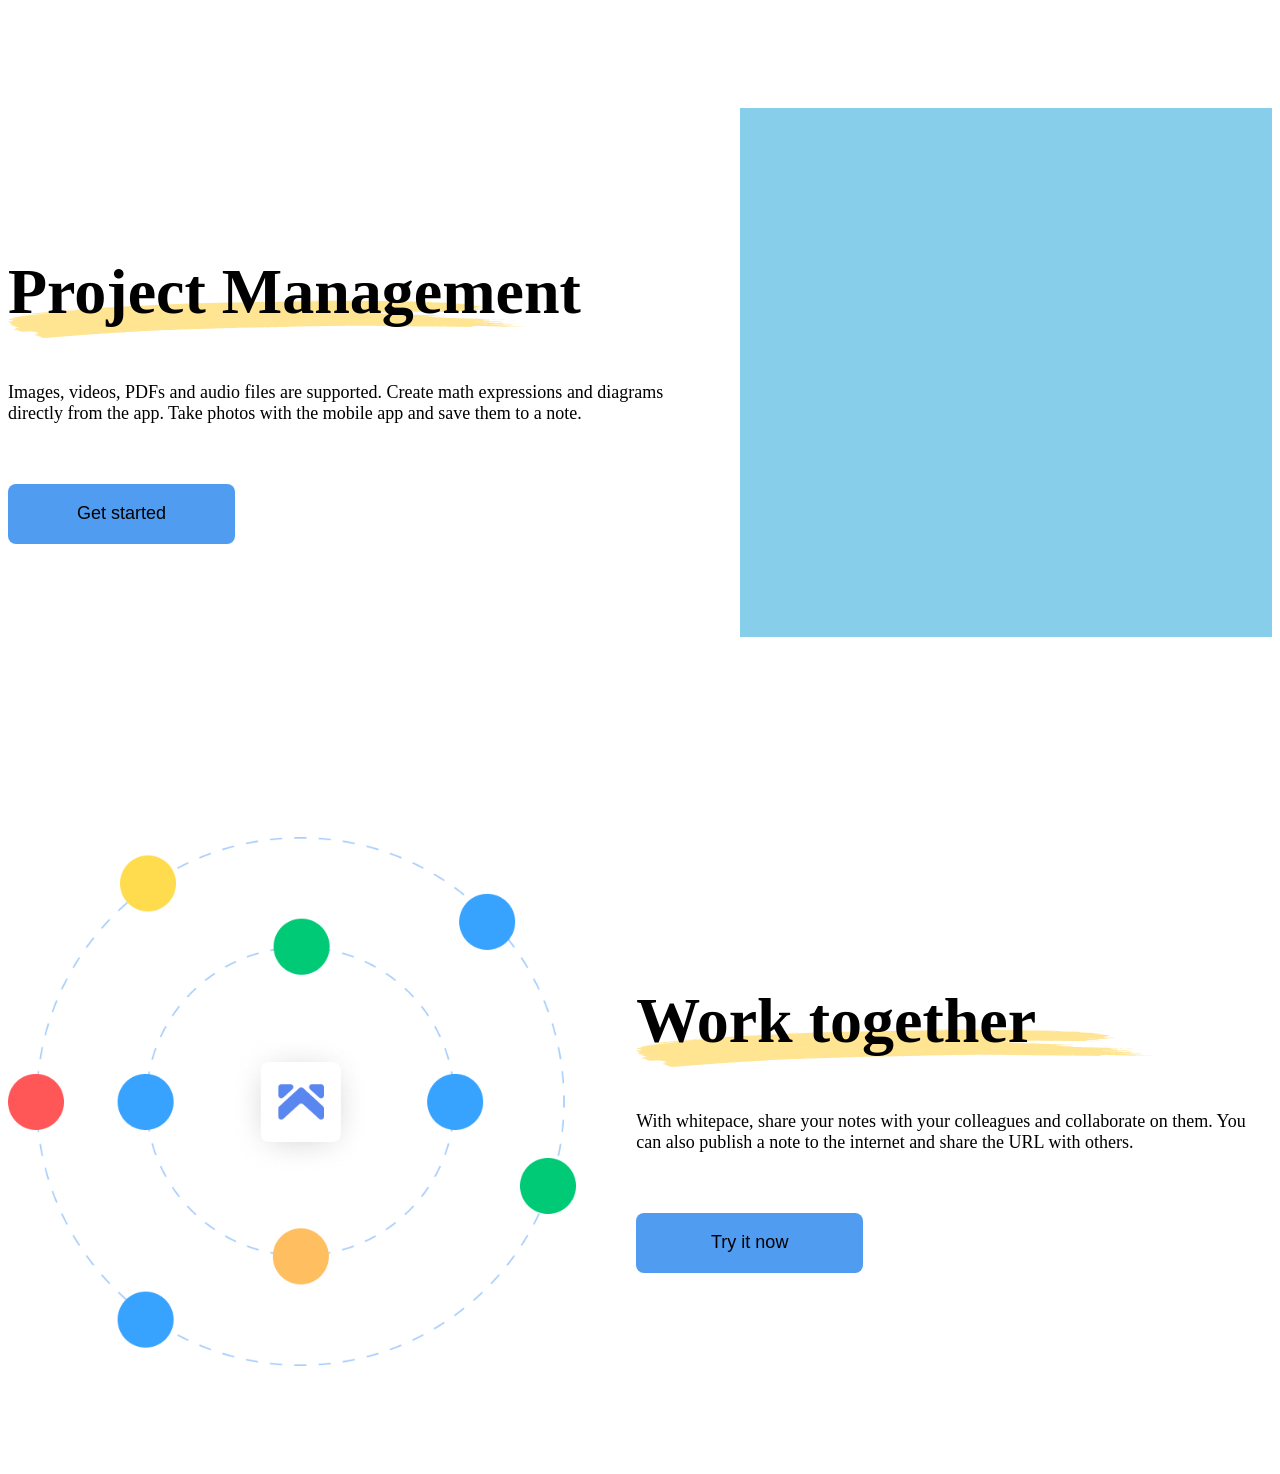
<file: index.html>
<!DOCTYPE html>
<html>
<head> 
   <meta charset="UTF-8">
   <meta name="viewport" content="width=device-width, inital-scale=1">
   <title>CSS Homework 2</title>
   <link rel="stylesheet" href="style.css">
</head>
<body>
   <main> 
    <section class="project-management">
      <div class="container">
         <div class="pM__text-block">
           <div class="heading">
           <img 
           class="element" 
           src="assets/section/Element.png" 
           alt="Element">
           <h2>Project Management</h2>
           </div> 
<p>Images, videos, PDFs and audio files are supported. 
    Create math expressions and diagrams directly from the app.
    Take photos with the mobile app and save them to a note.</p>
    <a href="#try-free">
      <button class="blue-btn">Get started</button></a>
         </div>
         <div class="pM__img-block"></div>
      </div>

    </section>
    <section class="work-together">
      <div class="container">
         <div class="img-block"> 
            <img 
            src="assets/work-together/Work Together Image.png" 
            alt="Element">
         </div>
         <div class="text-block">
            <div class="heading">
            <img 
            class="element" 
            src="assets/section/Element.png" 
            alt="Element">
            <h2>Work together</h2>
            </div> 
            <div> 
 <p>With whitepace, share your notes with your colleagues and collaborate on them.
   You can also publish a note to the internet and share the URL with others.</p>
      <a href="#try-free">
      <button class="blue-btn">Try it now</button></a>
        </div>
          </div>
      </div>
    </section>
   </main>
</body>
</html>
</file>
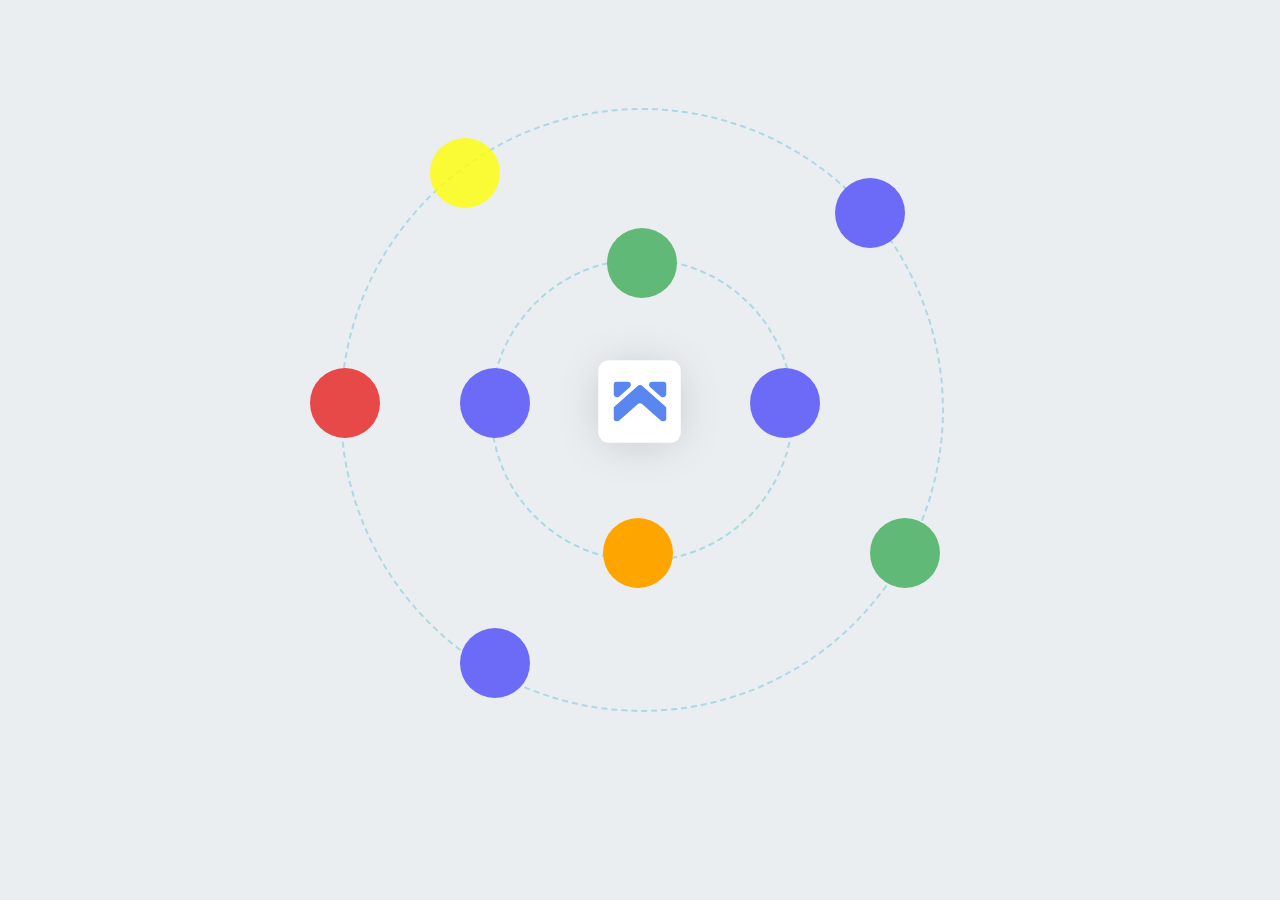
<file: Component/index.html>
<!DOCTYPE html>
<html>
<head>
    <meta charset="UTF-8">
    <meta name="viewport" content="width=device-width, initial-scale=1">
    <title>CSS Homework 3</title>
    <link rel="stylesheet" href="style.css">
</head>
<body>
    <section class="container">
        <div class="xett-1"></div>
        <div class="xett-2"></div>
        <div class="center-img">
            <img src="element/Group 327.svg" alt="element">
        </div>
        <div class="circle daire-1"></div>
        <div class="circle daire-2"></div>
        <div class="circle daire-3"></div>
        <div class="circle daire-4"></div>
        <div class="circle daire-5"></div>
        <div class="circle daire-6"></div>
        <div class="circle daire-7"></div>
        <div class="circle daire-8"></div>
        <div class="circle daire-9"></div>   
    </section>
</body>
</html>
</file>
<file: style.css>
.project-management, .work-together{
    background-color: white;
    display: flex;
    justify-content: center;
    align-items: center;
    padding: 100px 0;
}
.project-management .container, .work-together .container{
    display: flex;
    justify-content: center;
    align-items: center;
    gap: 60px;
}
.pM__text-block, .work-together .text-block{
    max-width: 672px;
}
.pM__text-block h2, .work-together .text-block h2{
    font-size: 64px;
    color: black;
    width: 100%;
    position: relative;
    z-index: 2;
}
.pM__text-block p, .work-together .text-block p{
    color: black;
    font-size: 18px;
    width: 100%;
    margin: 24px 0 60px;
}
.blue-btn{
    font-size: 18px;
    width: 227px;
    height: 60px;
    background-color: #4f9cf0;
    border-radius: 8px;
    border: 0;
}
.pM__text-block .heading, .work-together .heading{
    position: relative;
}
.element{
    position: absolute;
    bottom: -10px;
    z-index: 1;
}
.pM__img-block{
    height: 529px;
    width: 824px;
    background-color:skyblue;

}
.work-together .img-block{
    height: 529px;
    width: 824px;
}
.work-together .img-block img{
    height: 100%;
    width: auto;
}
</file>
<file: Component/style.css>
body{
    background-color: rgb(234, 238, 240);
}
.container{
    width: 800px;
    height: 800px;
    position: relative;
    margin: auto;
}
.xett-1{
    width: 600px;
    height: 600px;
    position: absolute;
    border-radius: 50%;
    border: 2px dashed lightblue;
    top: 100px;
    left: 100px;
}
.xett-2{
    width: 300px;
    height: 300px;
    position: absolute;
    border-radius: 50%;
    border: 2px dashed lightblue;
    top: 250px;
    left: 250px;
}
.circle {
    width: 70px;
    height: 70px;
    border-radius: 50%;
    position: absolute;
}
.center-img{
    position: absolute;
    top: 50%;
    left: 50%;
    transform: translate(-50%, -50%);
}
.daire-1{
    background-color: rgba(255, 255, 0, 0.781);
    top:130px ;
    left:190px ;
}
.daire-2{
    background-color: rgb(107, 107, 247);
    top:170px ;
    right:135px ;
}
.daire-3{
    background-color: rgb(107, 107, 247);
    top: 360px;
    right: 220px;
}
.daire-4{
    background-color: rgb(231, 72, 72);
    top:360px ;
    left: 70px;
}
.daire-5{
     background-color: rgb(107, 107, 247);
     bottom:110px ;
     left:220px ;
}
.daire-6{
    background-color: rgb(97, 185, 119);
    bottom:220px ;
    right:100px ;
}
.daire-7{
    background-color: rgb(107, 107, 247);
    top: 360px;
    left:220px ;
}
.daire-8{
    background-color: rgb(97, 185, 119);
    top:220px ;
    right: 363px;
}
.daire-9{
    background-color: rgb(255, 165, 0);
    bottom:220px ;
    left:363px;
}
</file>
